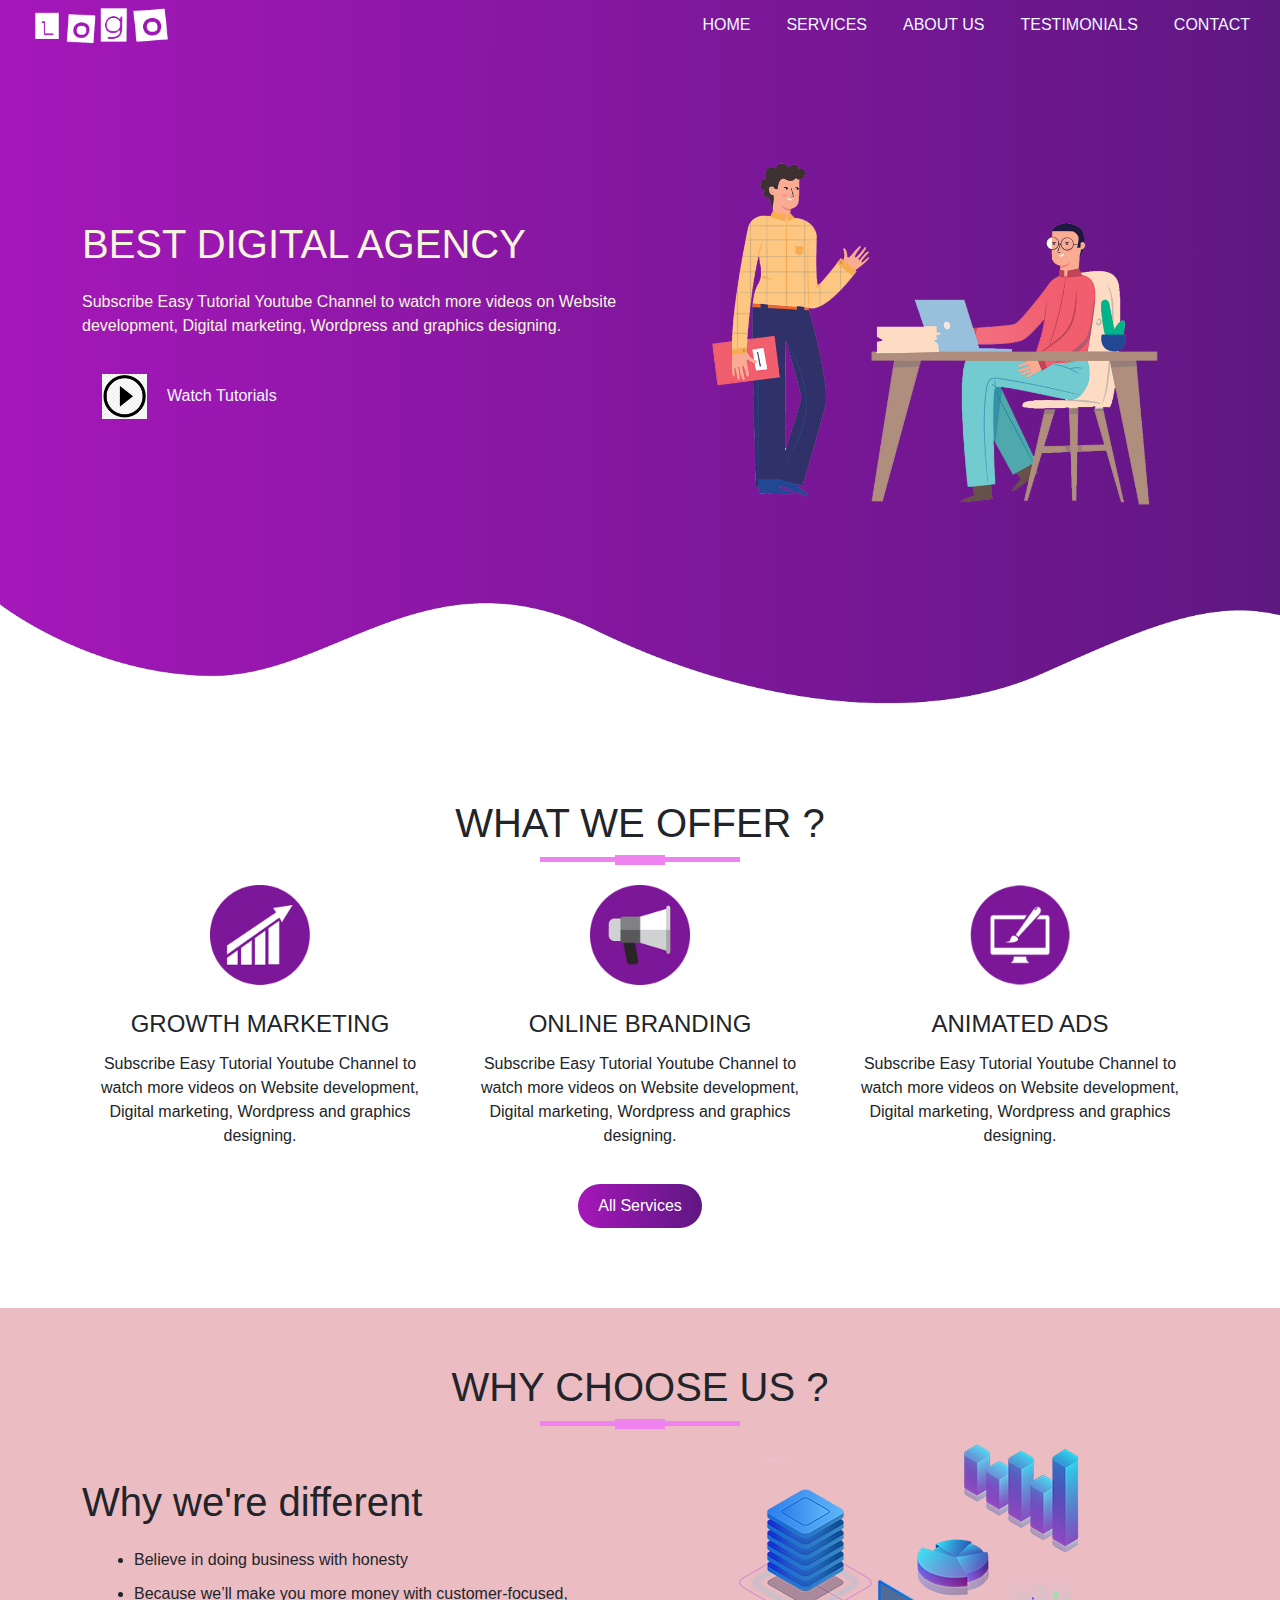
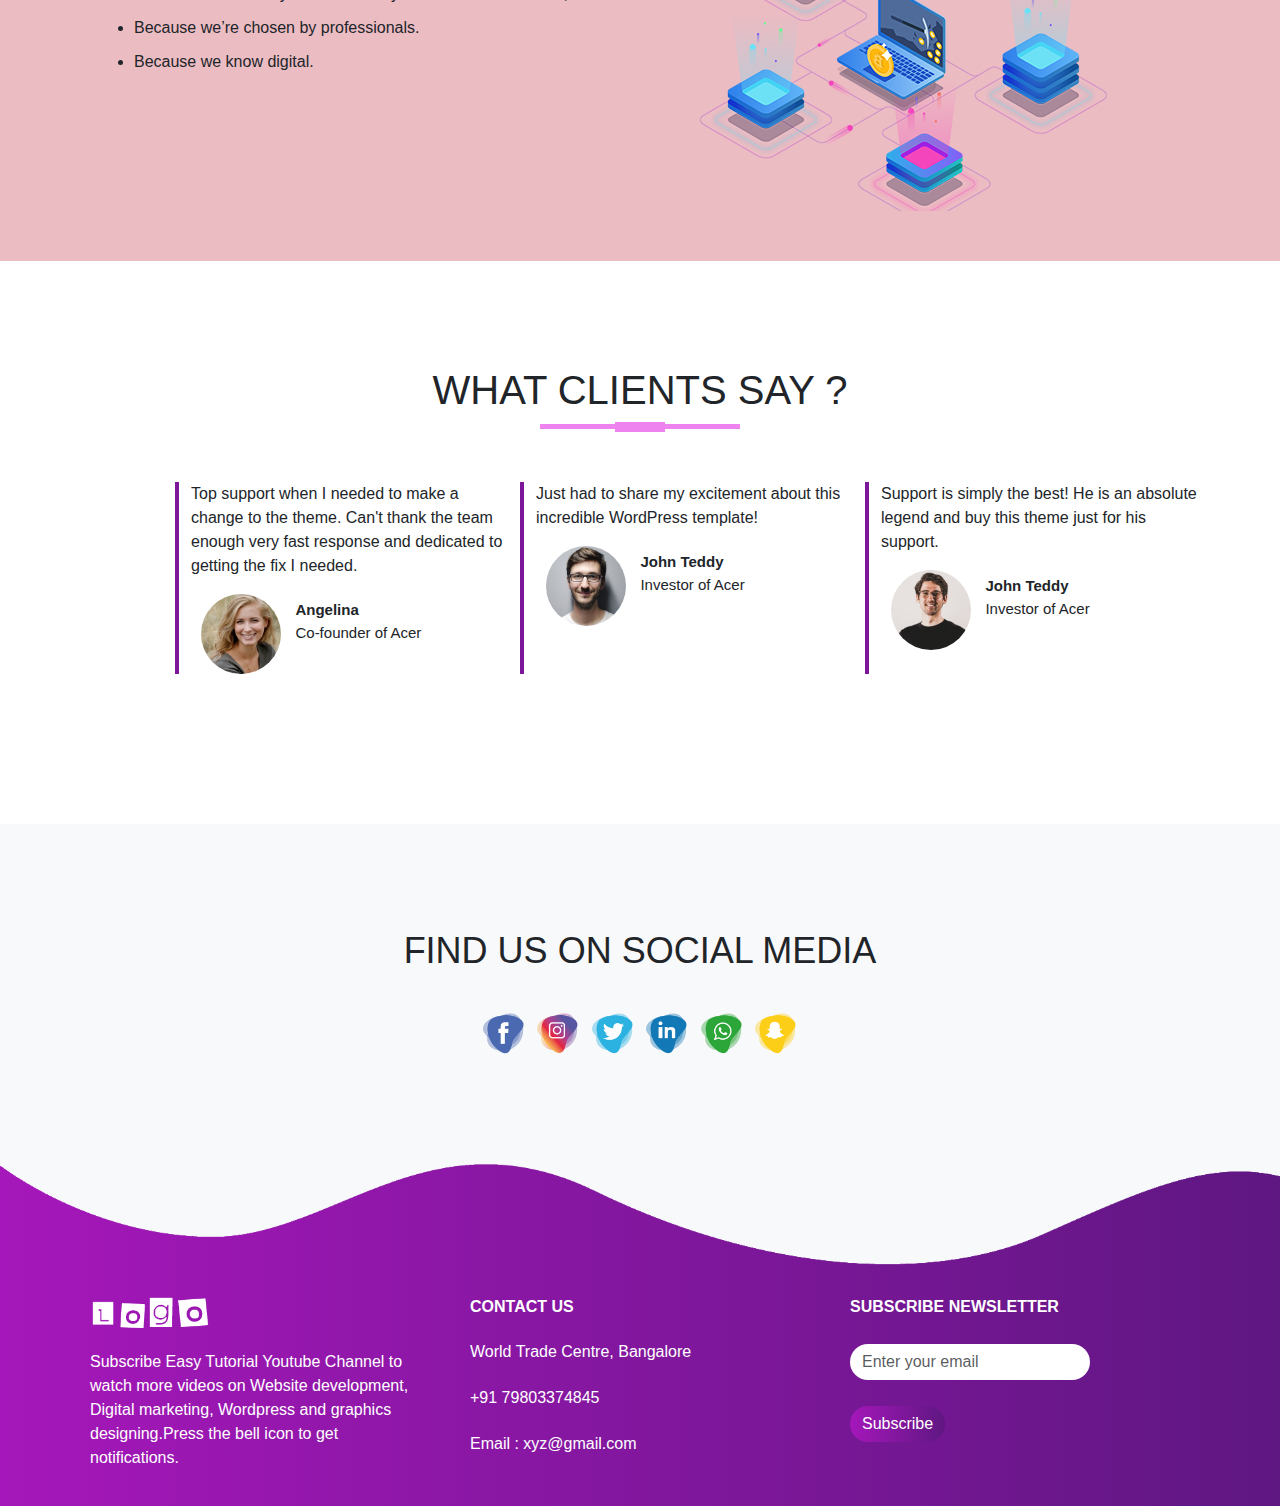
<file: Agency-site/index.html>
<!DOCTYPE html>
<html lang="en">
  <head>
    <meta charset="UTF-8" />
    <meta name="viewport" content="width=device-width, initial-scale=1.0" />
    <title>Agency Website</title>
    <!-- Latest compiled and minified CSS -->
    <link
      href="https://cdn.jsdelivr.net/npm/bootstrap@5.3.3/dist/css/bootstrap.min.css"
      rel="stylesheet"
    />
    <link
      rel="stylesheet"
      href="https://cdnjs.cloudflare.com/ajax/libs/font-awesome/6.5.2/css/all.min.css"
      integrity="sha512-SnH5WK+bZxgPHs44uWIX+LLJAJ9/2PkPKZ5QiAj6Ta86w+fsb2TkcmfRyVX3pBnMFcV7oQPJkl9QevSCWr3W6A=="
      crossorigin="anonymous"
      referrerpolicy="no-referrer"
    />

    <link rel="stylesheet" href="style.css" />
  </head>
  <body>
    <section id="nav-bar">
      <nav class="navbar navbar-expand-lg">
        <div class="container-fluid">
          <a class="navbar-brand" href="#"
            ><img src="./images/demo-logo.png"
          /></a>
          <button
            class="navbar-toggler"
            type="button"
            data-toggle="collapse"
            data-target="#navbarNav"
            aria-controls="navbarNav"
            aria-expanded="false"
            aria-label="Toggle navigation"
          >
            <i class="fa-solid fa-bars"></i>
          </button>
          <div class="collapse navbar-collapse" id="navbarNav">
            <ul class="navbar-nav ms-auto">
              <li class="nav-item">
                <a class="nav-link" href="#top">HOME</a>
              </li>
              <li class="nav-item">
                <a class="nav-link" href="#services">SERVICES</a>
              </li>
              <li class="nav-item">
                <a class="nav-link" href="#about-us">ABOUT US</a>
              </li>
              <li class="nav-item">
                <a class="nav-link" href="#testimonials">TESTIMONIALS</a>
              </li>
              <li class="nav-item">
                <a class="nav-link" href="#footer">CONTACT</a>
              </li>
            </ul>
          </div>
        </div>
      </nav>
    </section>

    <!---------------------- banner section ---------------------->
    <section id="banner">
      <div class="container">
        <div class="row">
          <div class="col-md-6">
            <p class="promo-title">BEST DIGITAL AGENCY</p>
            <p>
              Subscribe Easy Tutorial Youtube Channel to watch more videos on
              Website development, Digital marketing, Wordpress and graphics
              designing.
            </p>
            <a href="#"
              ><img src="images/play2.png" class="play-btn" />Watch Tutorials</a
            >
          </div>
          <div class="col-md-6 text-center">
            <img src="images/home2.png" class="img-fluid" />
          </div>
        </div>
      </div>
      <img src="images/wave1.png" class="bottom-img" />
    </section>

    <!---------------------- services section ---------------------->
    <section id="services">
      <div class="container text-center">
        <h1 class="title">WHAT WE OFFER ?</h1>
        <div class="row">
          <div class="col-md-4 services">
            <img src="images/service1.png" class="service-img" />
            <h4>Growth Marketing</h4>
            <p>
              Subscribe Easy Tutorial Youtube Channel to watch more videos on
              Website development, Digital marketing, Wordpress and graphics
              designing.
            </p>
          </div>
          <div class="col-md-4 services">
            <img src="images/service2.png" class="service-img" />
            <h4>Online Branding</h4>
            <p>
              Subscribe Easy Tutorial Youtube Channel to watch more videos on
              Website development, Digital marketing, Wordpress and graphics
              designing.
            </p>
          </div>
          <div class="col-md-4 services">
            <img src="images/service3.png" class="service-img" />
            <h4>Animated Ads</h4>
            <p>
              Subscribe Easy Tutorial Youtube Channel to watch more videos on
              Website development, Digital marketing, Wordpress and graphics
              designing.
            </p>
          </div>
        </div>
        <button class="btn btn-primary">All Services</button>
      </div>
    </section>

    <!--  -------------------- services section --------------------  -->

    <section id="about-us">
      <div class="container">
        <h1 class="title text-center">WHY CHOOSE US ?</h1>
        <div class="row">
          <div class="col-md-6 about-us">
            <p class="about-title">Why we're different</p>
            <ul>
              <li>Believe in doing business with honesty</li>
              <li>Because we’ll make you more money with customer-focused,</li>
              <li>Because we’re chosen by professionals.</li>
              <li>Because we know digital.</li>
            </ul>
          </div>
          <div class="col-md-6">
            <img src="images/network.png" class="img-fluid" />
          </div>
        </div>
      </div>
    </section>

    <!--  -------------------- testimonials section --------------------  -->
    <section id="testimonials">
      <div class="container">
        <h1 class="title text-center">WHAT CLIENTS SAY ?</h1>
        <div class="row offset-1">
          <div class="col-md-4 testimonials">
            <p>
              Top support when I needed to make a change to the theme. Can't
              thank the team enough very fast response and dedicated to getting
              the fix I needed.
            </p>
            <img src="images/user1.jpg" />
            <p class="user-details"><b>Angelina</b><br />Co-founder of Acer</p>
          </div>
          <div class="col-md-4 testimonials">
            <p>
              Just had to share my excitement about this incredible WordPress
              template!
            </p>
            <img src="images/user2.jpg" />
            <p class="user-details"><b>John Teddy</b><br />Investor of Acer</p>
          </div>
          <div class="col-md-4 testimonials">
            <p>
              Support is simply the best! He is an absolute legend and buy this
              theme just for his support.
            </p>
            <img src="images/user3.avif" />
            <p class="user-details"><b>John Teddy</b><br />Investor of Acer</p>
          </div>
        </div>
      </div>
    </section>

    <!--  -------------------- social media section --------------------  -->
    <section id="social-media">
      <div class="container text-center">
        <p>FIND US ON SOCIAL MEDIA</p>
        <div class="social-icons">
          <a href="#"><img src="images/facebook-icon.png" /></a>
          <a href="#"><img src="images/instagram-icon.png" /></a>
          <a href="#"><img src="images/twitter-icon.png" /></a>
          <a href="#"><img src="images/linkedin-icon.png" /></a>
          <a href="#"><img src="images/whatsapp-icon.png" /></a>
          <a href="#"><img src="images/snapchat-icon.png" /></a>
        </div>
      </div>
    </section>

    <!--  -------------------- footer section --------------------  -->
    <section id="footer">
      <img src="images/wave2.png" class="footer-img" />
      <div class="container">
        <div class="row">
          <div class="col-md-4 footer-box">
            <img src="images/demo-logo.png" />
            <p>
              Subscribe Easy Tutorial Youtube Channel to watch more videos on
              Website development, Digital marketing, Wordpress and graphics
              designing.Press the bell icon to get notifications.
            </p>
          </div>
          <div class="col-md-4 footer-box">
            <p><b>CONTACT US</b></p>
            <p>
              <i class="fa-solid fa-location-dot"></i> World Trade Centre,
              Bangalore
            </p>
            <p><i class="fa-solid fa-phone"></i> +91 79803374845</p>
            <p><i class="fa-solid fa-envelope"></i> Email : xyz@gmail.com</p>
          </div>
          <div class="col-md-4 footer-box">
            <p><b>SUBSCRIBE NEWSLETTER</b></p>
            <input
              type="email"
              class="form-control"
              placeholder="Enter your email"
            />
            <button type="button" class="btn btn-primary">Subscribe</button>
          </div>
        </div>
      </div>
    </section>

    <!---------------------- script links ---------------------->

    <!-- jQuery library -->
    <script src="https://ajax.googleapis.com/ajax/libs/jquery/3.7.1/jquery.min.js"></script>
    <!-- Latest compiled JavaScript -->
    <script src="https://maxcdn.bootstrapcdn.com/bootstrap/3.4.1/js/bootstrap.min.js"></script>
    <script src="smooth-scroll.js"></script>
    <script>
      var scroll = new SmoothScroll('a[href*="#"]');
    </script>
  </body>
</html>
</file>
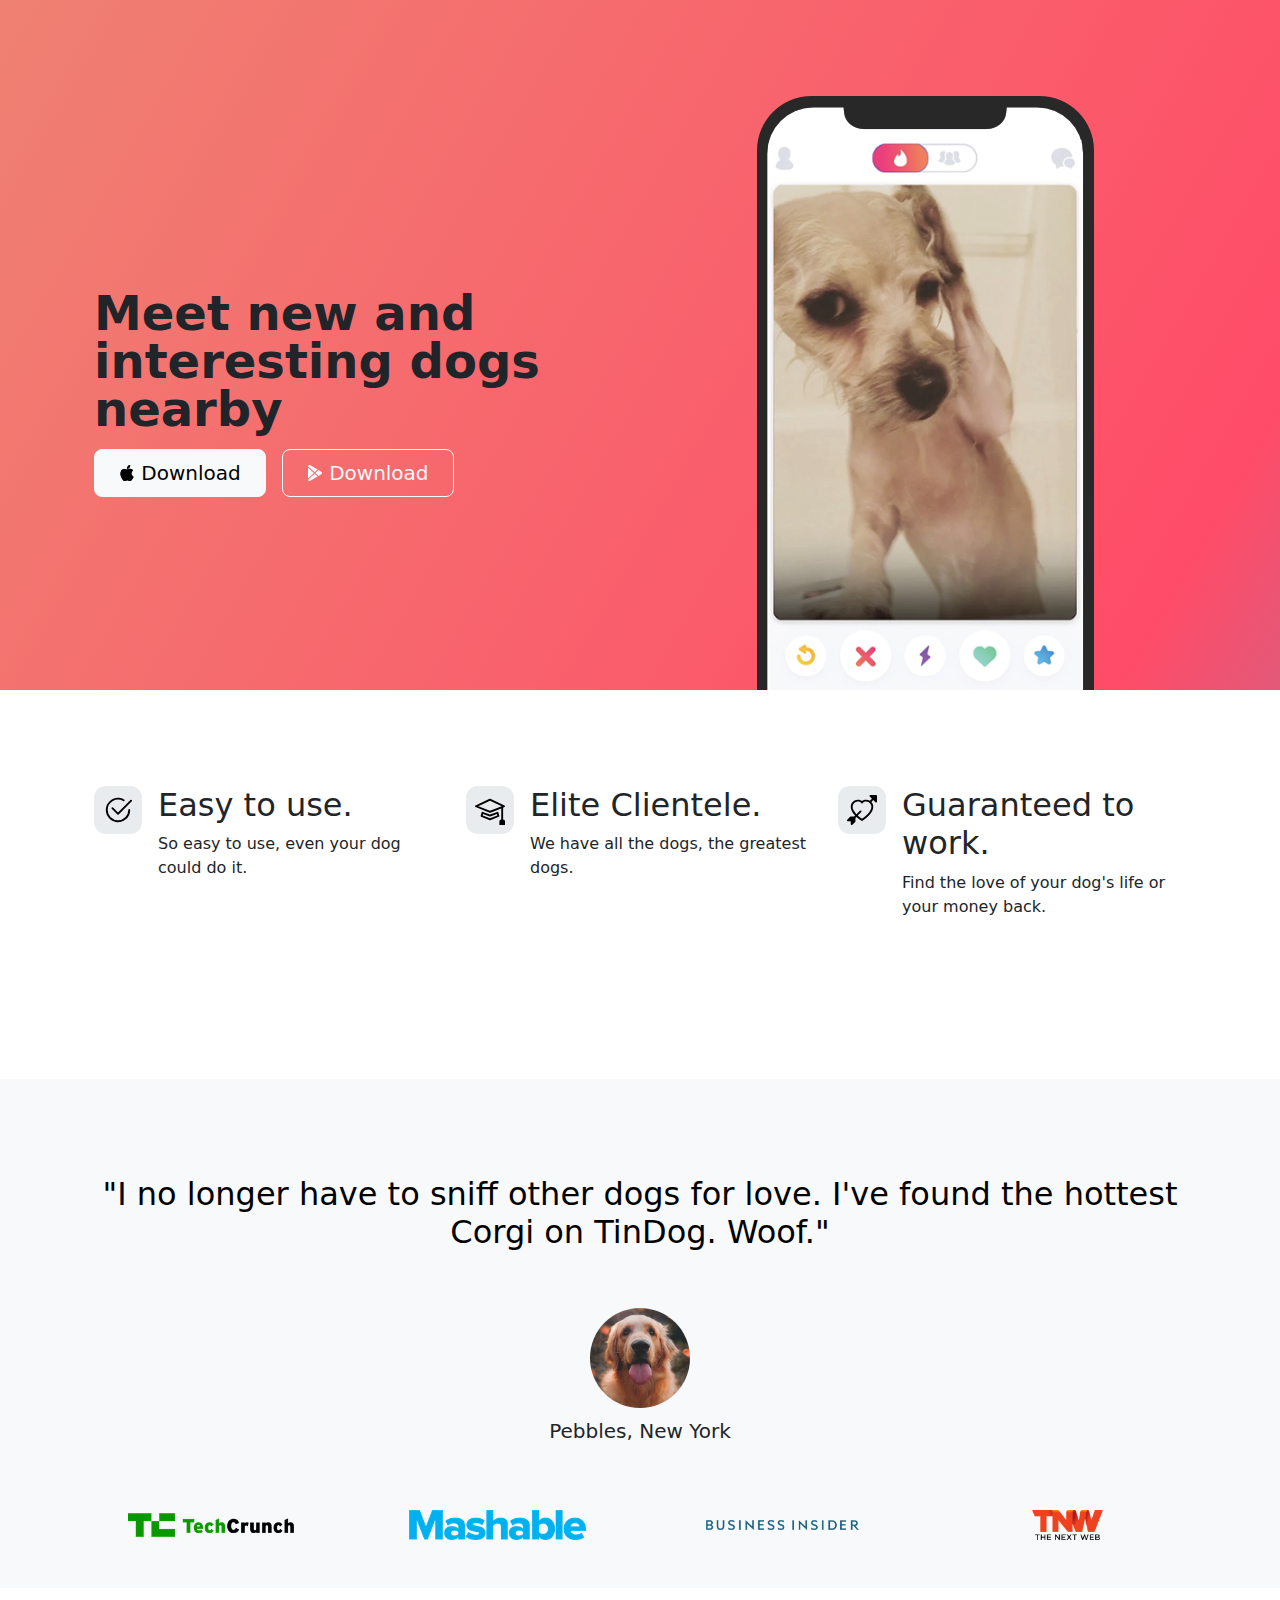
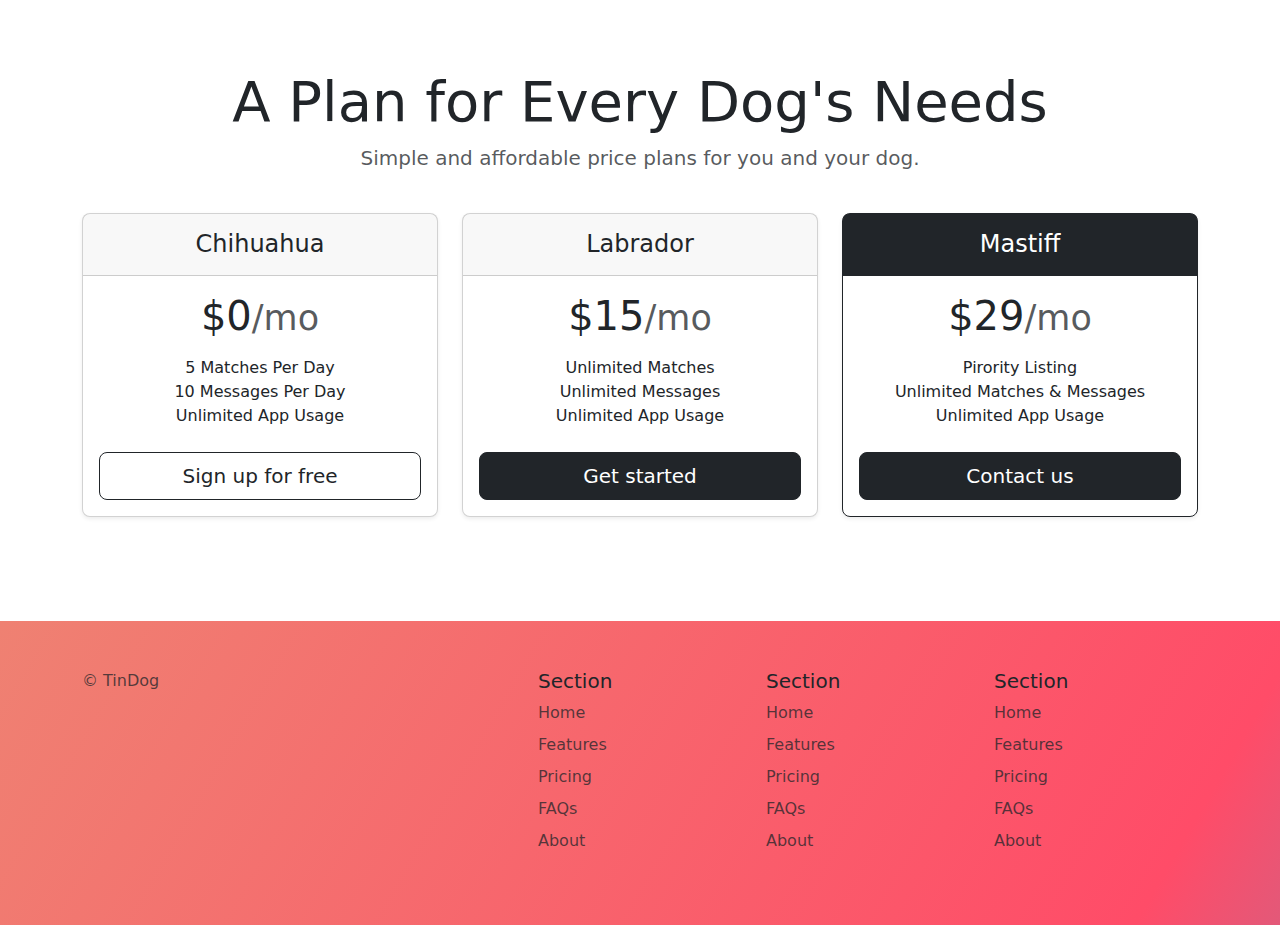
<file: Tindog-Project/index.html>
<!DOCTYPE html>
<html lang="en">
  <head>
    <meta charset="UTF-8" />
    <meta name="viewport" content="width=device-width, initial-scale=1.0" />
    <!-- Latest compiled and minified CSS -->
    <link
      href="https://cdn.jsdelivr.net/npm/bootstrap@5.3.3/dist/css/bootstrap.min.css"
      rel="stylesheet"
    />
    <link rel="stylesheet" href="./css/style.css" />
    <title>TinDog</title>
  </head>

  <body>
    <!-- Title -->
    <section id="title" class="gradient-background">
      <div class="container col-xxl-8 px-4 pt-5">
        <div class="row flex-lg-row-reverse align-items-center g-5 pt-5">
          <div class="col-10 col-sm-8 col-lg-6">
            <img
              src="./images/iphone.png"
              class="d-block mx-lg-auto img-fluid"
              alt="iphone Themes"
              height="400"
              loading="lazy"
            />
          </div>
          <div class="col-lg-6">
            <h1 class="display-5 fw-bold lh-1 mb-3">
              Meet new and interesting dogs nearby
            </h1>

            <div class="d-grid gap-2 d-md-flex justify-content-md-start">
              <button type="button" class="btn btn-light btn-lg px-4 me-md-2">
                <svg
                  xmlns="http://www.w3.org/2000/svg"
                  width="16"
                  height="16"
                  fill="currentColor"
                  class="bi bi-apple mb-1"
                  viewBox="0 0 16 16"
                >
                  <path
                    d="M11.182.008C11.148-.03 9.923.023 8.857 1.18c-1.066 1.156-.902 2.482-.878 2.516.024.034 1.52.087 2.475-1.258.955-1.345.762-2.391.728-2.43Zm3.314 11.733c-.048-.096-2.325-1.234-2.113-3.422.212-2.189 1.675-2.789 1.698-2.854.023-.065-.597-.79-1.254-1.157a3.692 3.692 0 0 0-1.563-.434c-.108-.003-.483-.095-1.254.116-.508.139-1.653.589-1.968.607-.316.018-1.256-.522-2.267-.665-.647-.125-1.333.131-1.824.328-.49.196-1.422.754-2.074 2.237-.652 1.482-.311 3.83-.067 4.56.244.729.625 1.924 1.273 2.796.576.984 1.34 1.667 1.659 1.899.319.232 1.219.386 1.843.067.502-.308 1.408-.485 1.766-.472.357.013 1.061.154 1.782.539.571.197 1.111.115 1.652-.105.541-.221 1.324-1.059 2.238-2.758.347-.79.505-1.217.473-1.282Z"
                  />
                  <path
                    d="M11.182.008C11.148-.03 9.923.023 8.857 1.18c-1.066 1.156-.902 2.482-.878 2.516.024.034 1.52.087 2.475-1.258.955-1.345.762-2.391.728-2.43Zm3.314 11.733c-.048-.096-2.325-1.234-2.113-3.422.212-2.189 1.675-2.789 1.698-2.854.023-.065-.597-.79-1.254-1.157a3.692 3.692 0 0 0-1.563-.434c-.108-.003-.483-.095-1.254.116-.508.139-1.653.589-1.968.607-.316.018-1.256-.522-2.267-.665-.647-.125-1.333.131-1.824.328-.49.196-1.422.754-2.074 2.237-.652 1.482-.311 3.83-.067 4.56.244.729.625 1.924 1.273 2.796.576.984 1.34 1.667 1.659 1.899.319.232 1.219.386 1.843.067.502-.308 1.408-.485 1.766-.472.357.013 1.061.154 1.782.539.571.197 1.111.115 1.652-.105.541-.221 1.324-1.059 2.238-2.758.347-.79.505-1.217.473-1.282Z"
                  />
                </svg>
                Download
              </button>
              <button type="button" class="btn btn-outline-light btn-lg px-4">
                <svg
                  xmlns="http://www.w3.org/2000/svg"
                  width="16"
                  height="16"
                  fill="currentColor"
                  class="bi bi-google-play mb-1"
                  viewBox="0 0 16 16"
                >
                  <path
                    d="M14.222 9.374c1.037-.61 1.037-2.137 0-2.748L11.528 5.04 8.32 8l3.207 2.96 2.694-1.586Zm-3.595 2.116L7.583 8.68 1.03 14.73c.201 1.029 1.36 1.61 2.303 1.055l7.294-4.295ZM1 13.396V2.603L6.846 8 1 13.396ZM1.03 1.27l6.553 6.05 3.044-2.81L3.333.215C2.39-.341 1.231.24 1.03 1.27Z"
                  />
                </svg>

                Download
              </button>
            </div>
          </div>
        </div>
      </div>
    </section>
    <!-- Features -->
    <section id="features">
      <div class="container px-4 py-5" id="hanging-icons">
        <div class="row g-4 py-5 row-cols-1 row-cols-lg-3">
          <div class="col d-flex align-items-start">
            <div
              class="icon-square text-body-emphasis bg-body-secondary d-inline-flex align-items-center justify-content-center fs-4 flex-shrink-0 me-3"
            >
              <svg
                xmlns="http://www.w3.org/2000/svg"
                height="30"
                fill="currentColor"
                class="bi bi-check2-circle"
                viewBox="0 0 16 16"
              >
                <path
                  d="M2.5 8a5.5 5.5 0 0 1 8.25-4.764.5.5 0 0 0 .5-.866A6.5 6.5 0 1 0 14.5 8a.5.5 0 0 0-1 0 5.5 5.5 0 1 1-11 0z"
                />
                <path
                  d="M15.354 3.354a.5.5 0 0 0-.708-.708L8 9.293 5.354 6.646a.5.5 0 1 0-.708.708l3 3a.5.5 0 0 0 .708 0l7-7z"
                />
              </svg>
            </div>
            <div>
              <h3 class="fs-2">Easy to use.</h3>
              <p>So easy to use, even your dog could do it.</p>
            </div>
          </div>
          <div class="col d-flex align-items-start">
            <div
              class="icon-square text-body-emphasis bg-body-secondary d-inline-flex align-items-center justify-content-center fs-4 flex-shrink-0 me-3"
            >
              <svg
                xmlns="http://www.w3.org/2000/svg"
                height="30"
                fill="currentColor"
                class="bi bi-mortarboard"
                viewBox="0 0 16 16"
              >
                <path
                  d="M8.211 2.047a.5.5 0 0 0-.422 0l-7.5 3.5a.5.5 0 0 0 .025.917l7.5 3a.5.5 0 0 0 .372 0L14 7.14V13a1 1 0 0 0-1 1v2h3v-2a1 1 0 0 0-1-1V6.739l.686-.275a.5.5 0 0 0 .025-.917l-7.5-3.5ZM8 8.46 1.758 5.965 8 3.052l6.242 2.913L8 8.46Z"
                />
                <path
                  d="M4.176 9.032a.5.5 0 0 0-.656.327l-.5 1.7a.5.5 0 0 0 .294.605l4.5 1.8a.5.5 0 0 0 .372 0l4.5-1.8a.5.5 0 0 0 .294-.605l-.5-1.7a.5.5 0 0 0-.656-.327L8 10.466 4.176 9.032Zm-.068 1.873.22-.748 3.496 1.311a.5.5 0 0 0 .352 0l3.496-1.311.22.748L8 12.46l-3.892-1.556Z"
                />
              </svg>
            </div>
            <div>
              <h3 class="fs-2">Elite Clientele.</h3>
              <p>We have all the dogs, the greatest dogs.</p>
            </div>
          </div>
          <div class="col d-flex align-items-start">
            <div
              class="icon-square text-body-emphasis bg-body-secondary d-inline-flex align-items-center justify-content-center fs-4 flex-shrink-0 me-3"
            >
              <svg
                xmlns="http://www.w3.org/2000/svg"
                height="30"
                fill="currentColor"
                class="bi bi-arrow-through-heart"
                viewBox="0 0 16 16"
              >
                <path
                  fill-rule="evenodd"
                  d="M2.854 15.854A.5.5 0 0 1 2 15.5V14H.5a.5.5 0 0 1-.354-.854l1.5-1.5A.5.5 0 0 1 2 11.5h1.793l.53-.53c-.771-.802-1.328-1.58-1.704-2.32-.798-1.575-.775-2.996-.213-4.092C3.426 2.565 6.18 1.809 8 3.233c1.25-.98 2.944-.928 4.212-.152L13.292 2 12.147.854A.5.5 0 0 1 12.5 0h3a.5.5 0 0 1 .5.5v3a.5.5 0 0 1-.854.354L14 2.707l-1.006 1.006c.236.248.44.531.6.845.562 1.096.585 2.517-.213 4.092-.793 1.563-2.395 3.288-5.105 5.08L8 13.912l-.276-.182a21.86 21.86 0 0 1-2.685-2.062l-.539.54V14a.5.5 0 0 1-.146.354l-1.5 1.5Zm2.893-4.894A20.419 20.419 0 0 0 8 12.71c2.456-1.666 3.827-3.207 4.489-4.512.679-1.34.607-2.42.215-3.185-.817-1.595-3.087-2.054-4.346-.761L8 4.62l-.358-.368c-1.259-1.293-3.53-.834-4.346.761-.392.766-.464 1.845.215 3.185.323.636.815 1.33 1.519 2.065l1.866-1.867a.5.5 0 1 1 .708.708L5.747 10.96Z"
                />
              </svg>
            </div>
            <div>
              <h3 class="fs-2">Guaranteed to work.</h3>
              <p>Find the love of your dog's life or your money back.</p>
            </div>
          </div>
        </div>
      </div>
    </section>
    <!-- Testimonial -->
    <section id="testimonial">
      <div class="my-5">
        <div class="p-5 text-center bg-body-tertiary">
          <div class="container py-5">
            <h2 class="text-body-emphasis">
              "I no longer have to sniff other dogs for love. I've found the
              hottest Corgi on TinDog. Woof."
            </h2>
            <img
              class="profile-img mt-5"
              src="./images/dog-img.jpg"
              alt="dog image"
            />
            <p class="col-lg-8 mx-auto lead mt-2">Pebbles, New York</p>
          </div>
          <div class="container">
            <div class="row">
              <div class="col-lg-3 col-sm-12">
                <img src="./images/techcrunch.png" height="30px" />
              </div>
              <div class="col-lg-3 col-sm-12">
                <img src="./images/mashable.png" height="30px" />
              </div>
              <div class="col-lg-3 col-sm-12">
                <img src="./images/bizinsider.png" height="30px" />
              </div>
              <div class="col-lg-3 col-sm-12">
                <img src="./images/tnw.png" height="30px" />
              </div>
            </div>
          </div>
        </div>
      </div>
    </section>
    <!-- Pricing -->
    <section id="pricing">
      <div class="container py-3">
        <header>
          <div class="pricing-header p-3 pb-md-4 mx-auto text-center">
            <h1 class="display-4 fw-normal">A Plan for Every Dog's Needs</h1>
            <p class="fs-5 text-muted">
              Simple and affordable price plans for you and your dog.
            </p>
          </div>
        </header>

        <main>
          <div class="row row-cols-1 row-cols-md-3 mb-3 text-center">
            <div class="col">
              <div class="card mb-4 rounded-3 shadow-sm">
                <div class="card-header py-3">
                  <h4 class="my-0 fw-normal">Chihuahua</h4>
                </div>
                <div class="card-body">
                  <h1 class="card-title pricing-card-title">
                    $0<small class="text-muted fw-light">/mo</small>
                  </h1>
                  <ul class="list-unstyled mt-3 mb-4">
                    <li>5 Matches Per Day</li>
                    <li>10 Messages Per Day</li>
                    <li>Unlimited App Usage</li>
                  </ul>
                  <button
                    type="button"
                    class="w-100 btn btn-lg btn-outline-dark"
                  >
                    Sign up for free
                  </button>
                </div>
              </div>
            </div>
            <div class="col">
              <div class="card mb-4 rounded-3 shadow-sm">
                <div class="card-header py-3">
                  <h4 class="my-0 fw-normal">Labrador</h4>
                </div>
                <div class="card-body">
                  <h1 class="card-title pricing-card-title">
                    $15<small class="text-muted fw-light">/mo</small>
                  </h1>
                  <ul class="list-unstyled mt-3 mb-4">
                    <li>Unlimited Matches</li>
                    <li>Unlimited Messages</li>
                    <li>Unlimited App Usage</li>
                  </ul>
                  <button type="button" class="w-100 btn btn-lg btn-dark">
                    Get started
                  </button>
                </div>
              </div>
            </div>
            <div class="col">
              <div class="card mb-4 rounded-3 shadow-sm border-dark">
                <div class="card-header py-3 text-bg-dark border-dark">
                  <h4 class="my-0 fw-normal">Mastiff</h4>
                </div>
                <div class="card-body">
                  <h1 class="card-title pricing-card-title">
                    $29<small class="text-muted fw-light">/mo</small>
                  </h1>
                  <ul class="list-unstyled mt-3 mb-4">
                    <li>Pirority Listing</li>
                    <li>Unlimited Matches & Messages</li>
                    <li>Unlimited App Usage</li>
                  </ul>
                  <button type="button" class="w-100 btn btn-lg btn-dark">
                    Contact us
                  </button>
                </div>
              </div>
            </div>
          </div>
        </main>
      </div>
    </section>
    <!-- Footer -->

    <section id="footer" class="gradient-background">
      <div class="container">
        <footer class="row row-cols-1 row-cols-sm-2 row-cols-md-5 py-5 mt-5">
          <div class="col mb-3">
            <p class="text-muted">© TinDog</p>
          </div>

          <div class="col mb-3"></div>

          <div class="col mb-3">
            <h5>Section</h5>
            <ul class="nav flex-column">
              <li class="nav-item mb-2">
                <a href="#" class="nav-link p-0 text-muted">Home</a>
              </li>
              <li class="nav-item mb-2">
                <a href="#" class="nav-link p-0 text-muted">Features</a>
              </li>
              <li class="nav-item mb-2">
                <a href="#" class="nav-link p-0 text-muted">Pricing</a>
              </li>
              <li class="nav-item mb-2">
                <a href="#" class="nav-link p-0 text-muted">FAQs</a>
              </li>
              <li class="nav-item mb-2">
                <a href="#" class="nav-link p-0 text-muted">About</a>
              </li>
            </ul>
          </div>

          <div class="col mb-3">
            <h5>Section</h5>
            <ul class="nav flex-column">
              <li class="nav-item mb-2">
                <a href="#" class="nav-link p-0 text-muted">Home</a>
              </li>
              <li class="nav-item mb-2">
                <a href="#" class="nav-link p-0 text-muted">Features</a>
              </li>
              <li class="nav-item mb-2">
                <a href="#" class="nav-link p-0 text-muted">Pricing</a>
              </li>
              <li class="nav-item mb-2">
                <a href="#" class="nav-link p-0 text-muted">FAQs</a>
              </li>
              <li class="nav-item mb-2">
                <a href="#" class="nav-link p-0 text-muted">About</a>
              </li>
            </ul>
          </div>

          <div class="col mb-3">
            <h5>Section</h5>
            <ul class="nav flex-column">
              <li class="nav-item mb-2">
                <a href="#" class="nav-link p-0 text-muted">Home</a>
              </li>
              <li class="nav-item mb-2">
                <a href="#" class="nav-link p-0 text-muted">Features</a>
              </li>
              <li class="nav-item mb-2">
                <a href="#" class="nav-link p-0 text-muted">Pricing</a>
              </li>
              <li class="nav-item mb-2">
                <a href="#" class="nav-link p-0 text-muted">FAQs</a>
              </li>
              <li class="nav-item mb-2">
                <a href="#" class="nav-link p-0 text-muted">About</a>
              </li>
            </ul>
          </div>
        </footer>
      </div>
    </section>
  </body>
</html>
</file>
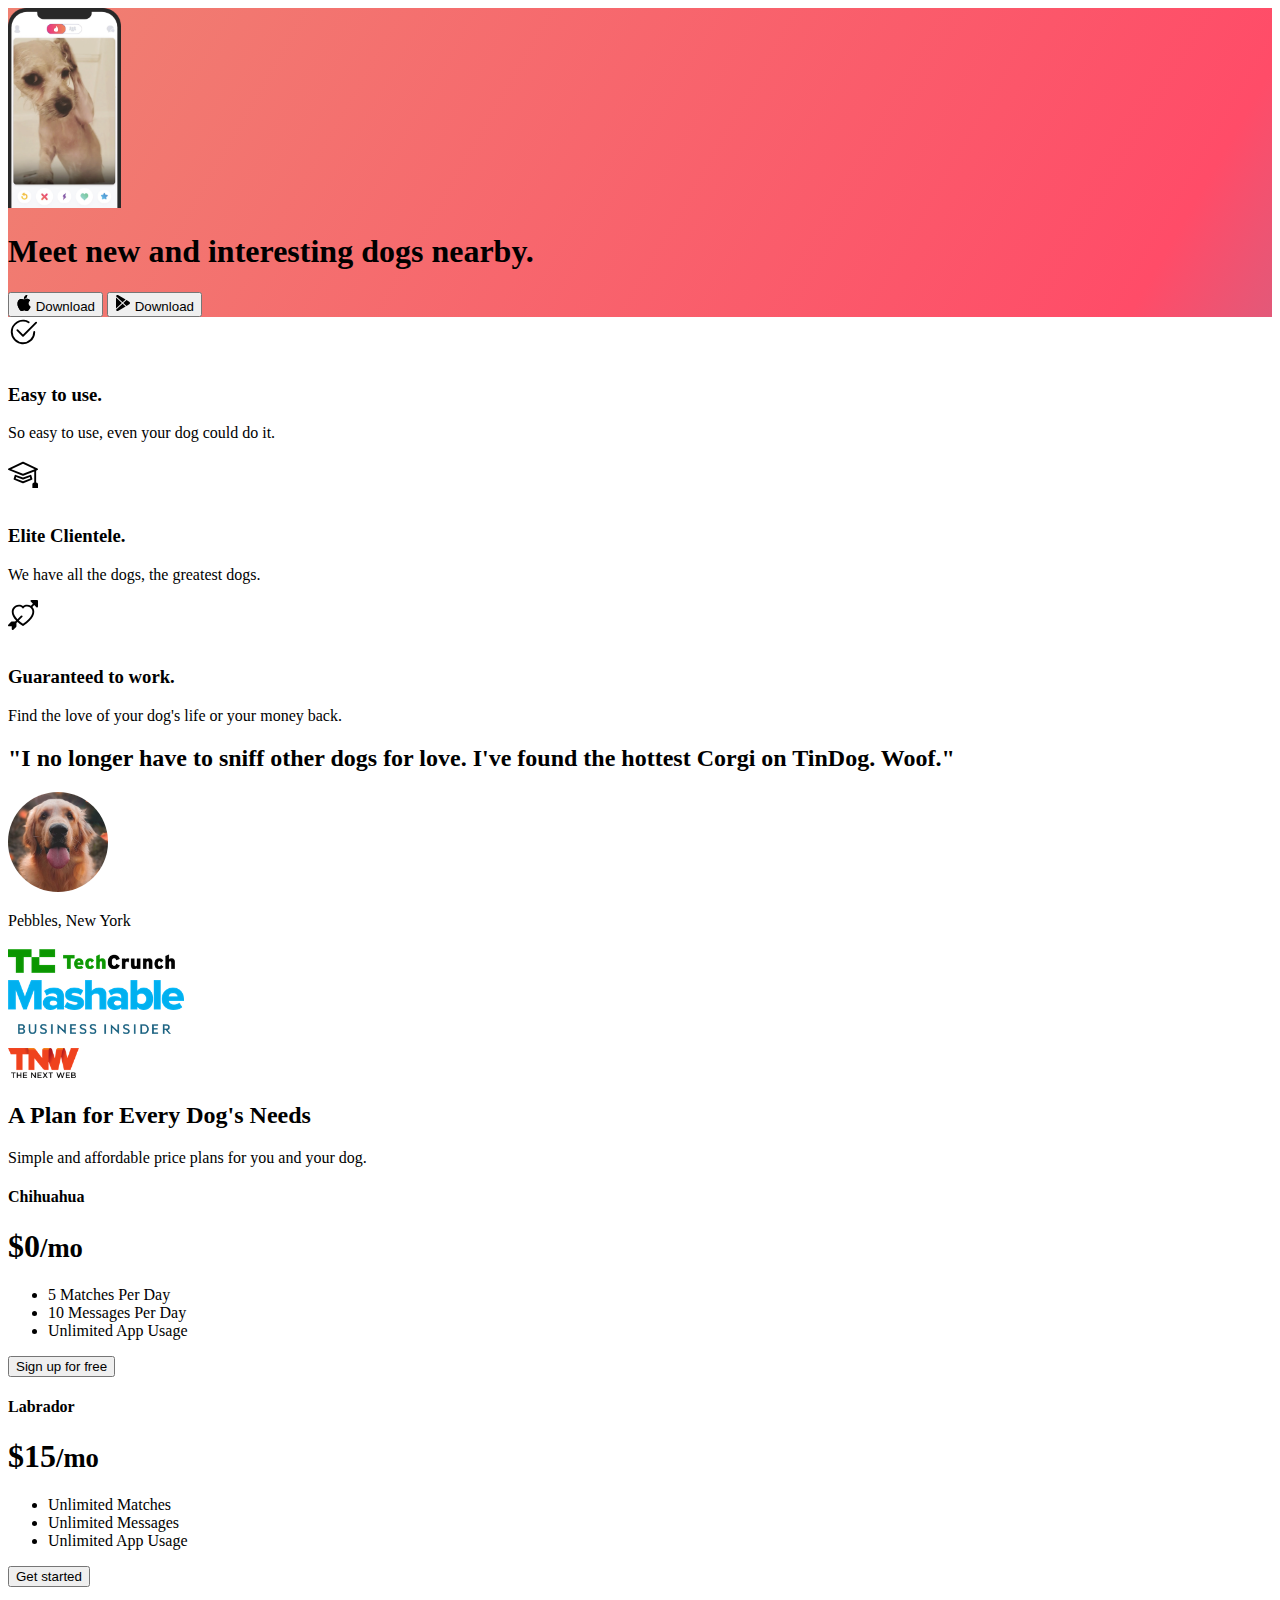
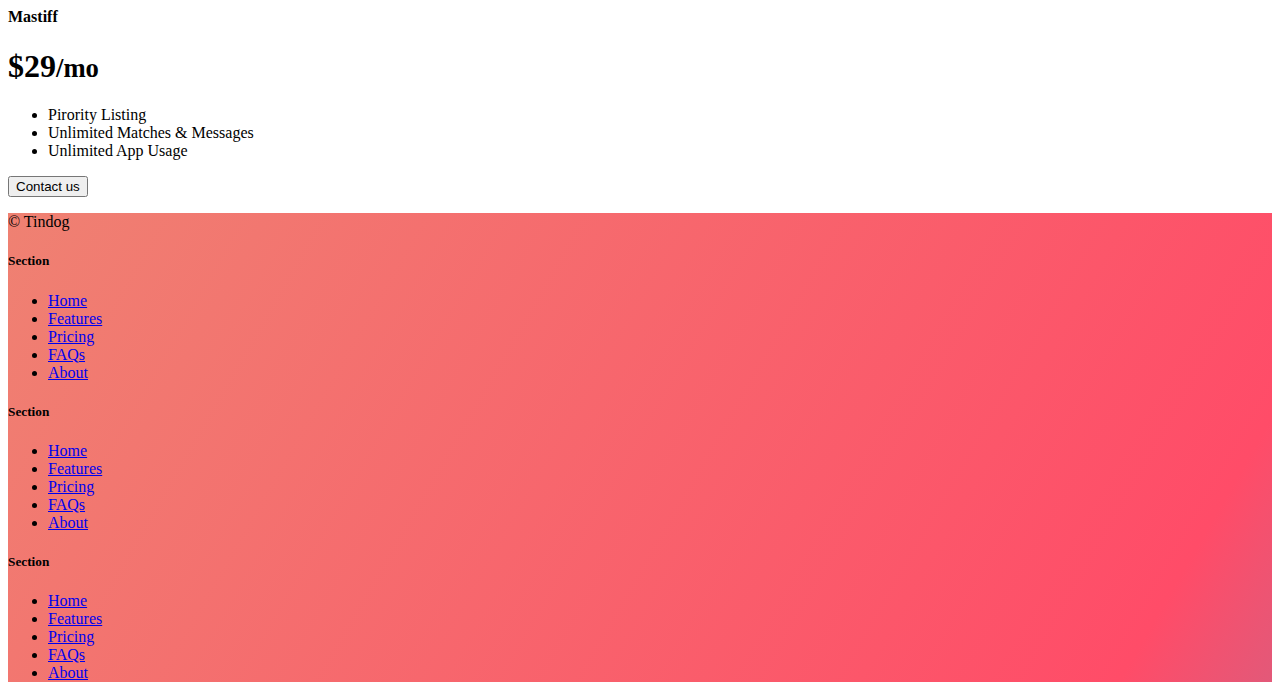
<file: Tindog-Project/solution.html>
<!DOCTYPE html>
<html lang="en">

<head>
  <meta charset="UTF-8">
  <meta name="viewport" content="width=device-width, initial-scale=1.0">
  <title>TinDog</title>
  <link href="https://cdn.jsdelivr.net/npm/bootstrap@5.3.0-alpha3/dist/css/bootstrap.min.css" rel="stylesheet"
    integrity="sha384-KK94CHFLLe+nY2dmCWGMq91rCGa5gtU4mk92HdvYe+M/SXH301p5ILy+dN9+nJOZ" crossorigin="anonymous">
  <link rel="stylesheet" href="./css/solution.css">
</head>

<body>


  <!-- Title -->
  <section id="title" class="gradient-background">

    <div class="container col-xxl-8 px-4 pt-5">
      <div class="row flex-lg-row-reverse align-items-center g-5 pt-5">
        <div class="col-10 col-sm-8 col-lg-6">
          <img src="./images/iphone.png" class="d-block mx-lg-auto img-fluid" alt="Bootstrap Themes" height="200"
            loading="lazy">
        </div>
        <div class="col-lg-6">
          <h1 class="display-5 fw-bold text-body-emphasis lh-1 mb-3">Meet new and interesting dogs nearby.</h1>

          <div class="d-grid gap-2 d-md-flex justify-content-md-start">
            <button type="button" class="btn btn-light btn-lg px-4 me-md-2"><svg xmlns="http://www.w3.org/2000/svg"
                width="16" height="16" fill="currentColor" class="bi bi-apple mb-1" viewBox="0 0 16 16">
                <path
                  d="M11.182.008C11.148-.03 9.923.023 8.857 1.18c-1.066 1.156-.902 2.482-.878 2.516.024.034 1.52.087 2.475-1.258.955-1.345.762-2.391.728-2.43Zm3.314 11.733c-.048-.096-2.325-1.234-2.113-3.422.212-2.189 1.675-2.789 1.698-2.854.023-.065-.597-.79-1.254-1.157a3.692 3.692 0 0 0-1.563-.434c-.108-.003-.483-.095-1.254.116-.508.139-1.653.589-1.968.607-.316.018-1.256-.522-2.267-.665-.647-.125-1.333.131-1.824.328-.49.196-1.422.754-2.074 2.237-.652 1.482-.311 3.83-.067 4.56.244.729.625 1.924 1.273 2.796.576.984 1.34 1.667 1.659 1.899.319.232 1.219.386 1.843.067.502-.308 1.408-.485 1.766-.472.357.013 1.061.154 1.782.539.571.197 1.111.115 1.652-.105.541-.221 1.324-1.059 2.238-2.758.347-.79.505-1.217.473-1.282Z" />
                <path
                  d="M11.182.008C11.148-.03 9.923.023 8.857 1.18c-1.066 1.156-.902 2.482-.878 2.516.024.034 1.52.087 2.475-1.258.955-1.345.762-2.391.728-2.43Zm3.314 11.733c-.048-.096-2.325-1.234-2.113-3.422.212-2.189 1.675-2.789 1.698-2.854.023-.065-.597-.79-1.254-1.157a3.692 3.692 0 0 0-1.563-.434c-.108-.003-.483-.095-1.254.116-.508.139-1.653.589-1.968.607-.316.018-1.256-.522-2.267-.665-.647-.125-1.333.131-1.824.328-.49.196-1.422.754-2.074 2.237-.652 1.482-.311 3.83-.067 4.56.244.729.625 1.924 1.273 2.796.576.984 1.34 1.667 1.659 1.899.319.232 1.219.386 1.843.067.502-.308 1.408-.485 1.766-.472.357.013 1.061.154 1.782.539.571.197 1.111.115 1.652-.105.541-.221 1.324-1.059 2.238-2.758.347-.79.505-1.217.473-1.282Z" />
              </svg> Download</button>
            <button type="button" class="btn btn-outline-light btn-lg px-4"><svg xmlns="http://www.w3.org/2000/svg"
                width="16" height="16" fill="currentColor" class="bi bi-google-play mb-1" viewBox="0 0 16 16">
                <path
                  d="M14.222 9.374c1.037-.61 1.037-2.137 0-2.748L11.528 5.04 8.32 8l3.207 2.96 2.694-1.586Zm-3.595 2.116L7.583 8.68 1.03 14.73c.201 1.029 1.36 1.61 2.303 1.055l7.294-4.295ZM1 13.396V2.603L6.846 8 1 13.396ZM1.03 1.27l6.553 6.05 3.044-2.81L3.333.215C2.39-.341 1.231.24 1.03 1.27Z" />
              </svg> Download</button>
          </div>
        </div>
      </div>
    </div>
  </section>
  <!-- Features -->
  <section id="features">
    <div class="container mt-5">
      <div class="row g-4 py-5 row-cols-1 row-cols-lg-3">
        <div class="col d-flex align-items-start">
          <div
            class="icon-square text-body-emphasis bg-body-secondary d-inline-flex align-items-center justify-content-center fs-4 flex-shrink-0 me-3">
            <svg xmlns="http://www.w3.org/2000/svg" height="30" fill="currentColor" class="bi bi-check2-circle"
              viewBox="0 0 16 16">
              <path
                d="M2.5 8a5.5 5.5 0 0 1 8.25-4.764.5.5 0 0 0 .5-.866A6.5 6.5 0 1 0 14.5 8a.5.5 0 0 0-1 0 5.5 5.5 0 1 1-11 0z" />
              <path
                d="M15.354 3.354a.5.5 0 0 0-.708-.708L8 9.293 5.354 6.646a.5.5 0 1 0-.708.708l3 3a.5.5 0 0 0 .708 0l7-7z" />
            </svg>
          </div>
          <div>
            <h3 class="fs-2">Easy to use.</h3>
            <p>So easy to use, even your dog could do it.</p>

          </div>
        </div>
        <div class="col d-flex align-items-start">
          <div
            class="icon-square text-body-emphasis bg-body-secondary d-inline-flex align-items-center justify-content-center fs-4 flex-shrink-0 me-3">
            <svg xmlns="http://www.w3.org/2000/svg" height="30" fill="currentColor" class="bi bi-mortarboard"
              viewBox="0 0 16 16">
              <path
                d="M8.211 2.047a.5.5 0 0 0-.422 0l-7.5 3.5a.5.5 0 0 0 .025.917l7.5 3a.5.5 0 0 0 .372 0L14 7.14V13a1 1 0 0 0-1 1v2h3v-2a1 1 0 0 0-1-1V6.739l.686-.275a.5.5 0 0 0 .025-.917l-7.5-3.5ZM8 8.46 1.758 5.965 8 3.052l6.242 2.913L8 8.46Z" />
              <path
                d="M4.176 9.032a.5.5 0 0 0-.656.327l-.5 1.7a.5.5 0 0 0 .294.605l4.5 1.8a.5.5 0 0 0 .372 0l4.5-1.8a.5.5 0 0 0 .294-.605l-.5-1.7a.5.5 0 0 0-.656-.327L8 10.466 4.176 9.032Zm-.068 1.873.22-.748 3.496 1.311a.5.5 0 0 0 .352 0l3.496-1.311.22.748L8 12.46l-3.892-1.556Z" />
            </svg>
          </div>
          <div>
            <h3 class="fs-2">Elite Clientele.</h3>
            <p>We have all the dogs, the greatest dogs.</p>

          </div>
        </div>
        <div class="col d-flex align-items-start">
          <div
            class="icon-square text-body-emphasis bg-body-secondary d-inline-flex align-items-center justify-content-center fs-4 flex-shrink-0 me-3">
            <svg xmlns="http://www.w3.org/2000/svg" height="30" fill="currentColor" class="bi bi-arrow-through-heart"
              viewBox="0 0 16 16">
              <path fill-rule="evenodd"
                d="M2.854 15.854A.5.5 0 0 1 2 15.5V14H.5a.5.5 0 0 1-.354-.854l1.5-1.5A.5.5 0 0 1 2 11.5h1.793l.53-.53c-.771-.802-1.328-1.58-1.704-2.32-.798-1.575-.775-2.996-.213-4.092C3.426 2.565 6.18 1.809 8 3.233c1.25-.98 2.944-.928 4.212-.152L13.292 2 12.147.854A.5.5 0 0 1 12.5 0h3a.5.5 0 0 1 .5.5v3a.5.5 0 0 1-.854.354L14 2.707l-1.006 1.006c.236.248.44.531.6.845.562 1.096.585 2.517-.213 4.092-.793 1.563-2.395 3.288-5.105 5.08L8 13.912l-.276-.182a21.86 21.86 0 0 1-2.685-2.062l-.539.54V14a.5.5 0 0 1-.146.354l-1.5 1.5Zm2.893-4.894A20.419 20.419 0 0 0 8 12.71c2.456-1.666 3.827-3.207 4.489-4.512.679-1.34.607-2.42.215-3.185-.817-1.595-3.087-2.054-4.346-.761L8 4.62l-.358-.368c-1.259-1.293-3.53-.834-4.346.761-.392.766-.464 1.845.215 3.185.323.636.815 1.33 1.519 2.065l1.866-1.867a.5.5 0 1 1 .708.708L5.747 10.96Z" />
            </svg>
          </div>
          <div>
            <h3 class="fs-2">Guaranteed to work.</h3>
            <p>Find the love of your dog's life or your money back.</p>

          </div>
        </div>
      </div>
    </div>
  </section>
  <!-- Testimonial -->
  <section id="testimonial">
    <div class="my-5">
      <div class="p-5 text-center bg-body-tertiary">
        <div class="container py-5">
          <h2 class="text-body-emphasis">"I no longer have to sniff other dogs for love. I've found the hottest Corgi on
            TinDog. Woof."</h2>
          <img class="profile-img mt-5" src="./images/dog-img.jpg" alt="dog image">
          <p class="col-lg-8 mx-auto lead mt-2">
            Pebbles, New York
          </p>
        </div>

        <div class="container">
          <div class="row">
            <div class="col-lg-3 col-sm-12">
              <img src="./images/techcrunch.png" alt="techcrunch" height="30">
            </div>
            <div class="col-lg-3 col-sm-12">
              <img src="./images/mashable.png" alt="mashable" height="30">
            </div>
            <div class="col-lg-3 col-sm-12">
              <img src="./images/bizinsider.png" alt="bizinsider" height="30">
            </div>
            <div class="col-lg-3 col-sm-12">
              <img src="./images/tnw.png" alt="tnw" height="30">
            </div>
          </div>
        </div>
      </div>
    </div>
  </section>
  <!-- Pricing -->
  <section id="pricing">
    <div class="container">
      <div class="pricing-header p-3 pb-md-4 mx-auto text-center">
        <h2 class="display-4 fw-normal">A Plan for Every Dog's Needs</h2>
        <p class="fs-5 text-body-secondary">Simple and affordable price plans for you and your dog.
      </div>
      <div class="row row-cols-1 row-cols-md-3 mb-3 text-center">
        <div class="col">
          <div class="card mb-4 rounded-3 shadow-sm">
            <div class="card-header py-3">
              <h4 class="my-0 fw-normal">Chihuahua</h4>
            </div>
            <div class="card-body">
              <h1 class="card-title pricing-card-title">$0<small class="text-body-secondary fw-light">/mo</small></h1>
              <ul class="list-unstyled mt-3 mb-4">
                <li>5 Matches Per Day</li>
                <li>10 Messages Per Day</li>
                <li>Unlimited App Usage</li>
              </ul>
              <button type="button" class="w-100 btn btn-lg btn-outline-dark">Sign up for free</button>
            </div>
          </div>
        </div>
        <div class="col">
          <div class="card mb-4 rounded-3 shadow-sm">
            <div class="card-header py-3">
              <h4 class="my-0 fw-normal">Labrador</h4>
            </div>
            <div class="card-body">
              <h1 class="card-title pricing-card-title">$15<small class="text-body-secondary fw-light">/mo</small></h1>
              <ul class="list-unstyled mt-3 mb-4">
                <li>Unlimited Matches</li>
                <li>Unlimited Messages</li>
                <li>Unlimited App Usage</li>
              </ul>
              <button type="button" class="w-100 btn btn-lg btn-dark">Get started</button>
            </div>
          </div>
        </div>
        <div class="col">
          <div class="card mb-4 rounded-3 shadow-sm border-dark">
            <div class="card-header py-3 text-bg-dark border-dark">
              <h4 class="my-0 fw-normal">Mastiff</h4>
            </div>
            <div class="card-body">
              <h1 class="card-title pricing-card-title">$29<small class="text-body-secondary fw-light">/mo</small></h1>
              <ul class="list-unstyled mt-3 mb-4">
                <li>Pirority Listing</li>
                <li>Unlimited Matches & Messages</li>
                <li>Unlimited App Usage</li>
              </ul>
              <button type="button" class="w-100 btn btn-lg btn-dark">Contact us</button>
            </div>
          </div>
        </div>
      </div>
    </div>
  </section>
  <!-- Footer -->
  <section id="contact" class="gradient-background">
    <div class="container ">
      <footer class="row row-cols-1 row-cols-sm-2 row-cols-md-5 py-5 mt-5 border-top">
        <div class="col mb-3">

          <p class="text-body-secondary">© Tindog</p>
        </div>

        <div class="col mb-3">

        </div>

        <div class="col mb-3">
          <h5>Section</h5>
          <ul class="nav flex-column">
            <li class="nav-item mb-2"><a href="#" class="nav-link p-0 text-body-secondary">Home</a></li>
            <li class="nav-item mb-2"><a href="#" class="nav-link p-0 text-body-secondary">Features</a></li>
            <li class="nav-item mb-2"><a href="#" class="nav-link p-0 text-body-secondary">Pricing</a></li>
            <li class="nav-item mb-2"><a href="#" class="nav-link p-0 text-body-secondary">FAQs</a></li>
            <li class="nav-item mb-2"><a href="#" class="nav-link p-0 text-body-secondary">About</a></li>
          </ul>
        </div>

        <div class="col mb-3">
          <h5>Section</h5>
          <ul class="nav flex-column">
            <li class="nav-item mb-2"><a href="#" class="nav-link p-0 text-body-secondary">Home</a></li>
            <li class="nav-item mb-2"><a href="#" class="nav-link p-0 text-body-secondary">Features</a></li>
            <li class="nav-item mb-2"><a href="#" class="nav-link p-0 text-body-secondary">Pricing</a></li>
            <li class="nav-item mb-2"><a href="#" class="nav-link p-0 text-body-secondary">FAQs</a></li>
            <li class="nav-item mb-2"><a href="#" class="nav-link p-0 text-body-secondary">About</a></li>
          </ul>
        </div>

        <div class="col mb-3">
          <h5>Section</h5>
          <ul class="nav flex-column">
            <li class="nav-item mb-2"><a href="#" class="nav-link p-0 text-body-secondary">Home</a></li>
            <li class="nav-item mb-2"><a href="#" class="nav-link p-0 text-body-secondary">Features</a></li>
            <li class="nav-item mb-2"><a href="#" class="nav-link p-0 text-body-secondary">Pricing</a></li>
            <li class="nav-item mb-2"><a href="#" class="nav-link p-0 text-body-secondary">FAQs</a></li>
            <li class="nav-item mb-2"><a href="#" class="nav-link p-0 text-body-secondary">About</a></li>
          </ul>
        </div>
      </footer>
    </div>
  </section>
</body>

</html>
</file>
<file: Agency-site/style.css>
* {
  margin: 0;
  padding: 0;
}

body {
  font-family: Arial, Helvetica, sans-serif;
}

#nav-bar {
  position: sticky;
  z-index: 10;
  top: 0;
}
.navbar {
  background-image: linear-gradient(to right, #a517ba, #5f1782);
  padding: 0;
}
.navbar-brand img {
  height: 40px;
  padding-left: 20px;
}

.navbar-nav li {
  padding: 0 10px;
}
.navbar-nav li a {
  color: aliceblue !important;
  font-weight: 500px;
}
.fa-bars {
  color: beige;
}

/* <!---------------------- banner section ----------------------> */
#banner {
  background-image: linear-gradient(to right, #a517ba, #5f1782);
  color: beige;
  padding-top: 5%;
}
.promo-title {
  font-size: 40px;
  font-weight: 500px;
  margin-top: 100px;
}
.play-btn {
  width: 45px;
  margin: 20px;
}
#banner a {
  color: aliceblue;
  text-decoration: none;
}
.bottom-img {
  width: 100%;
}

/* <!---------------------- services section ----------------------> */
#services {
  margin: 80px 0;
}
.service-img {
  width: 100px;
}
.services {
  padding: 20px;
}
.services h4 {
  padding: 5px;
  margin-top: 20px;
  text-transform: uppercase;
}
.title::before {
  content: "";
  width: 200px;
  height: 5px;
  background: violet;
  margin: auto;
  transform: translateY(63px);
  display: block;
}
.title::after {
  content: "";
  width: 50px;
  height: 10px;
  background: violet;
  margin: auto;
  transform: translateY(8px);
  display: block;
}
#services .btn-primary {
  box-shadow: none;
  border: none;
  padding: 10px 20px;
  border-radius: 30px;
  background-image: linear-gradient(to right, #a517ba, #5f1782);
}

/* <!---------------------- about us section ----------------------> */
#about-us {
  background-color: rgb(236, 188, 195);
  padding: 50px 0 50px 0;
}
.about-title {
  font-size: 40px;
  font-weight: 500;
  margin-top: 8%;
}
#about-us ul li {
  margin: 10px 0;
}
#about-us ul {
  margin-left: 20px;
}

/* <!--  -------------------- services section --------------------  --> */
#testimonials {
  margin: 100px 0;
}

.testimonials {
  border-left: 4px solid #7b1798;
  margin-top: 50px;
  margin-bottom: 50px;
}
.testimonials img {
  height: 80px;
  width: 80px;
  border-radius: 50%;
  margin: 0 10px;
}
.user-details {
  display: inline-block;
  font-size: 15px;
}

/* <!--  -------------------- social media section --------------------  --> */

#social-media {
  background: #f8f9fa;
  padding: 100px 0;
}
#social-media p {
  font-size: 36px;
  font-weight: 500px;
  margin-bottom: 30px;
}
.social-icons img {
  width: 50px;
  transition: 0.5s;
}
.social-icons a:hover img {
  transform: translateY(-10px);
}

/* <!--  -------------------- footer section --------------------  --> */
#footer {
  background-image: linear-gradient(to right, #a517ba, #5f1782);
  color: white;
}
.footer-img {
  width: 100%;
}
.footer-box {
  padding: 20px;
}
.footer-box img {
  width: 120px;
  margin-bottom: 20px;
}
.footer-box .fa-solid {
  width: 35px;
  height: 35px;
  font-size: 20px;
  text-align: center;
  padding-top: 8px;
  border-radius: 20%;
  background-image: linear-gradient(to right, #a517ba, #5f1782);
}

.footer-box .form-control {
  box-shadow: none;
  border: none;
  border-radius: 20px;
  margin-top: 25px;
  max-width: 240px;
}
.footer-box .btn-primary {
  box-shadow: none;
  border: none;
  border-radius: 20px;
  margin-top: 26px;
  background-image: linear-gradient(to right, #a517ba, #5f1782);
}
</file>
<file: Tindog-Project/css/style.css>
.gradient-background {
  background: linear-gradient(300deg, #00bfff, #ff4c68, #ef8172);
  background-size: 180% 180%;
  animation: gradient-animation 18s ease infinite;
}

@keyframes gradient-animation {
  0% {
    background-position: 0% 50%;
  }
  50% {
    background-position: 100% 50%;
  }
  100% {
    background-position: 0% 50%;
  }
}

.icon-square {
  width: 3rem;
  height: 3rem;
  border-radius: 0.75rem;
}

.profile-img {
  height: 100px;
  border-radius: 50%;
}
</file>
<file: Tindog-Project/css/solution.css>
.gradient-background {
  background: linear-gradient(300deg, #00bfff, #ff4c68, #ef8172);
  background-size: 180% 180%;
  animation: gradient-animation 18s ease infinite;
}

@keyframes gradient-animation {
  0% {
    background-position: 0% 50%;
  }
  50% {
    background-position: 100% 50%;
  }
  100% {
    background-position: 0% 50%;
  }
}

.icon-square {
  width: 3rem;
  height: 3rem;
  border-radius: 0.75rem;
}

.profile-img {
  border-radius: 50%;
  height: 100px;
}
</file>
